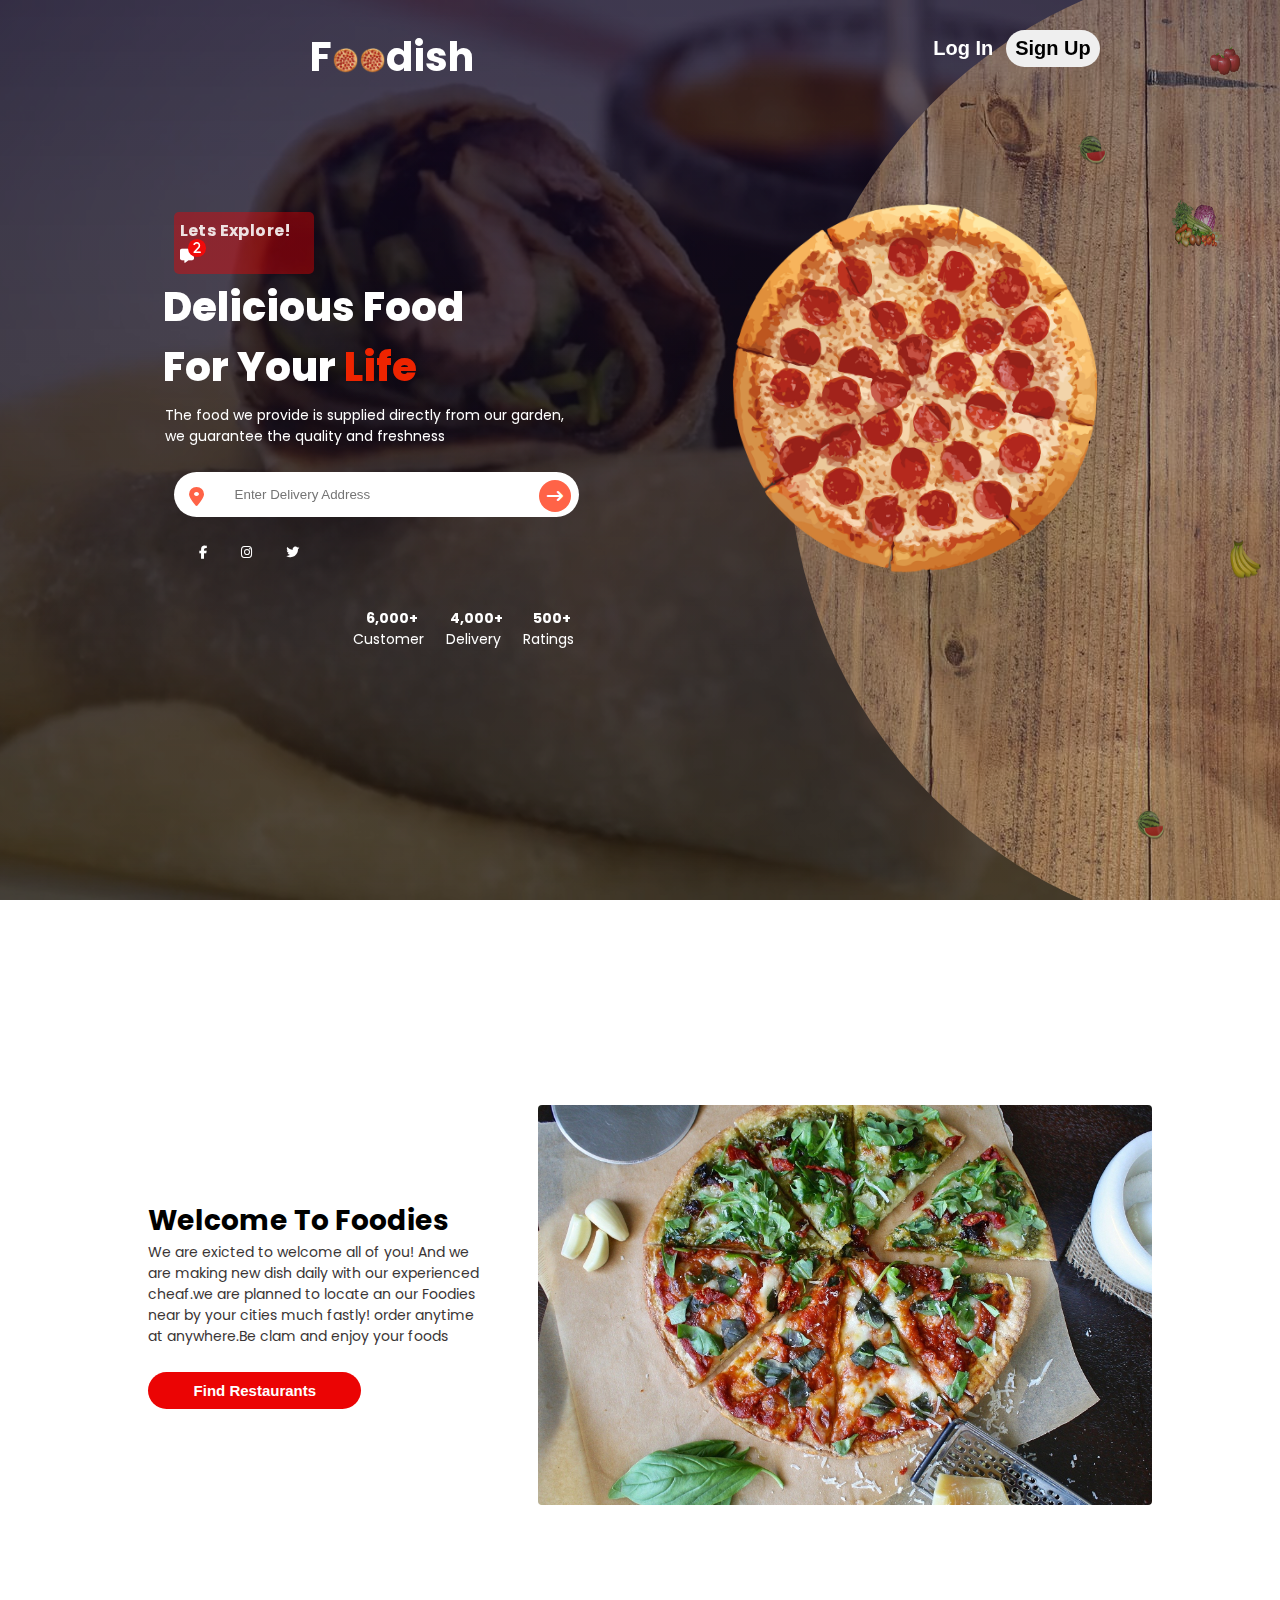
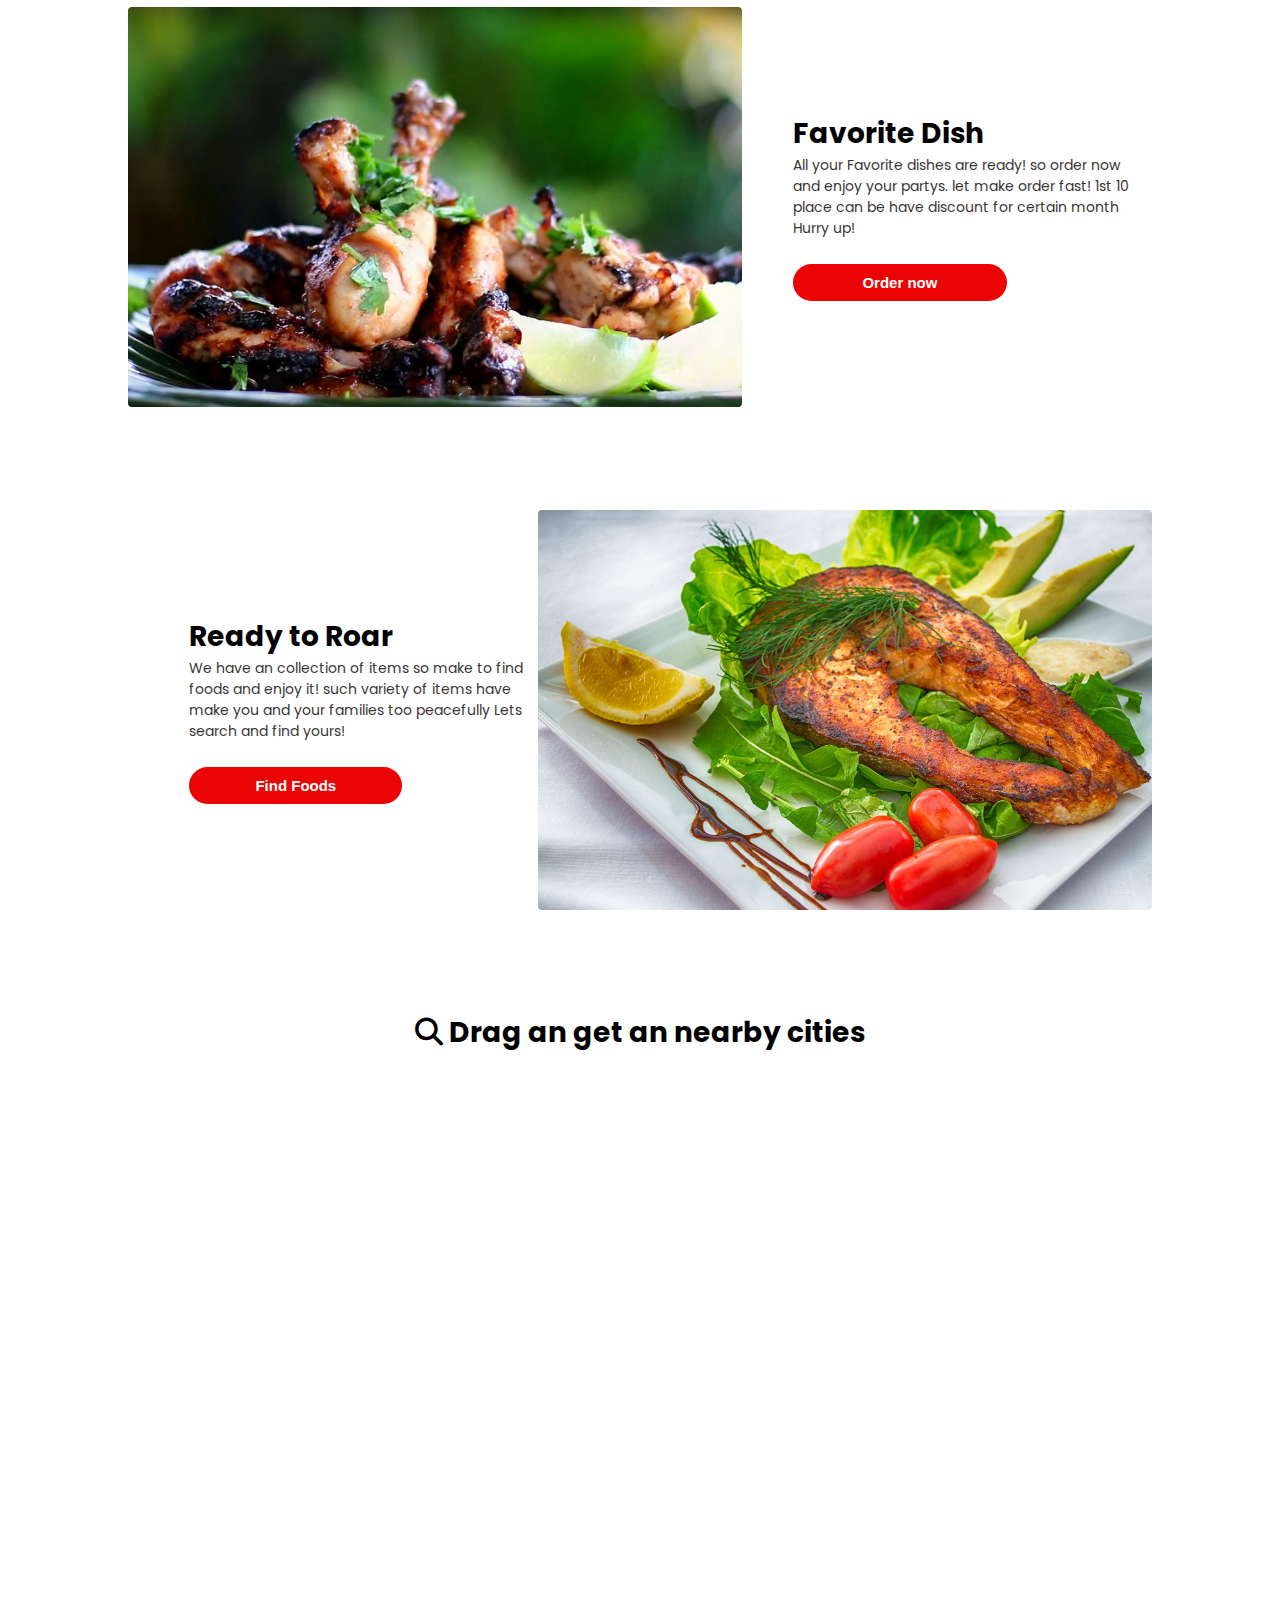
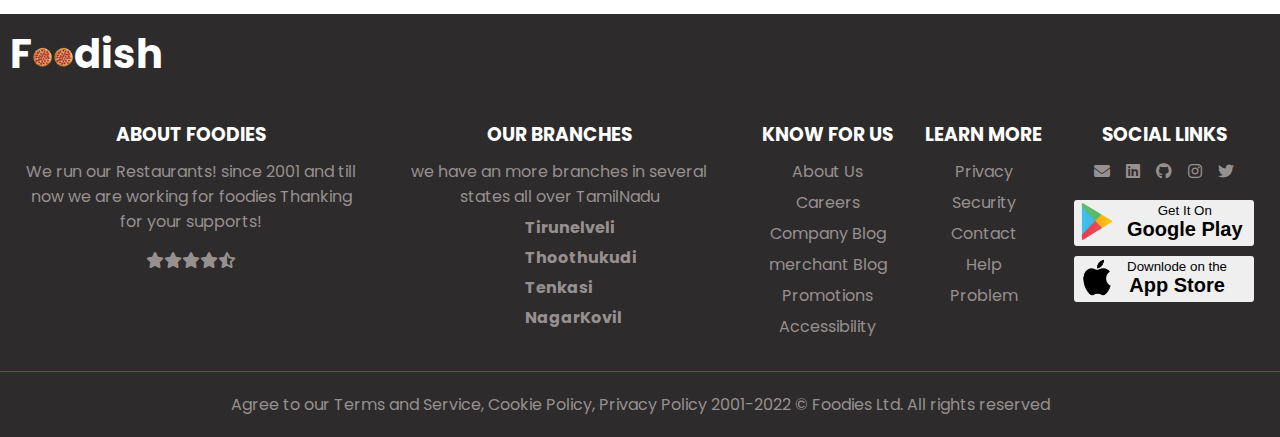
<file: index.html>
<!DOCTYPE html>
<html lang="en">

<head>
  <meta charset="UTF-8" />
  <meta http-equiv="X-UA-Compatible" content="IE=edge" />
  <meta name="viewport" content="width=device-width, initial-scale=1.0" />
  <title>Foods App</title>
  <!-- css link -->
  <link rel="stylesheet" href="./All css/header.css" />
  <link rel="stylesheet" href="./All css/content.css" />
  <!-- fontawesome cdn------------- -->
  <link rel="stylesheet" href="https://cdnjs.cloudflare.com/ajax/libs/font-awesome/6.1.2/css/all.min.css">

  <!-- google sign up button -->
  <meta name="google-signin-client_id"
    content="551754630613-hlv8412kasht76pbtivntra8au8o4moh.apps.googleusercontent.com">
</head>

<body>
  <!------------------------- main Starting---------------------------------------->
  <main>

    <!-- for header --------------->
    <section id="header">
      <div class="brandName">
        <!-- <img src="./images/rm1.png" alt="logo">  -->
        <h1>F<img src="./images/rm1.png" alt="logo"><img src="./images/rm1.png" alt="logo">dish</h1>
      </div>
      <div class="buttons-group">
        <button>Log In</button>
        <button>Sign Up</button>
      </div>
      <div class="sign-icon">
        <span><i class="fa fa-user" aria-hidden="true"></i></span>
      </div>
    </section>
    <!-- for content --------------->

    <section id="content">
      <div class="vid-banner">
        <video autoplay muted loop>
          <source src="./images/vid1.mp4" class="vid1">
          </source>
        </video>
      </div>

      <div class="left-side">
        <div class="allow-center">
          <div class="explore-box">
            Lets Explore!&nbsp;<i class="fa fa-message"></i>
          </div>
          <div class="texts">
            Delicious Food <br>For Your <span>Life</span>
          </div>
          <div class="texts-para">
            The food we provide is supplied directly from our garden,<br>we guarantee the quality and freshness
          </div>
          <form name="addressForm" class="addressform">
            <div class="delivery-input">
              <span class="location-icon"><i class="fa-solid fa-location-dot" aria-hidden="true"></i></span>
              <span class="enter-icon"><i class="fa fa-long-arrow-right" aria-hidden="true"></i></span>
              <!-- <a href="./external page copy/order food.html">-></a> -->
              <input type="text" name="addressbar" id="autocomplete" placeholder="Enter Delivery Address"
                autocomplete="off">
              <div class="input-suggestion">

              </div>
            </div>
          </form>
          <div class="media-icons">
            <i class="fab fa-facebook-f"></i>
            <i class="fab fa-instagram"></i>
            <i class="fab fa-twitter"></i>
          </div>
          <div class="site-details">
            <div>
              <h4>6,000+</h4>
              <p>Customer</p>
            </div>
            <div>
              <h4>4,000+</h4>
              <p>Delivery</p>
            </div>
            <div>
              <h4>500+</h4>
              <p>Ratings</p>
            </div>
          </div>
        </div>


    </section>
    </div>

    <div class="right-side">
      <div class="path">
        <img src="./images/apple1.png" alt="apple">
        <img src="./images/banana.png" alt="banana">
        <img src="./images/watermelon.png" alt="watermelon">
        <img src="./images/rm3.png" alt="pine">
        <img src="./images/watermelon.png" alt="watermelon">
      </div>
      <section class="side-banner">
        <div>
          <img src="./images/rm1.png" alt="food-banner">
        </div>
      </section>
    </div>

  </main>


  <!------------------------- formss---------------------------------------->
  <section class="forms">
    <!-- signUp form-------- -->
    <div class="signUp" hidden>
      <form name="signUpForm" onsubmit="return checker()">
        <div class="header">
          <h1>Sign Up</h1>
          <span><i class="fa fa-times"></i></span>
        </div>
        <div class="content">
          <div>
            <input type="text" name="fullname" placeholder="Full Name">
            <span class="error-icon"><i class="fa fa-exclamation-circle"></i></span>
            <span class="crt-icon"><i class="fa fa-check-circle"></i></span>
            <p class="small"></p>
          </div>
          <div>
            <input type="text" name="email" placeholder="Email">
            <span class="error-icon"><i class="fa fa-exclamation-circle"></i></span>
            <span class="crt-icon"><i class="fa fa-check-circle"></i></span>
            <p class="small"></p>
          </div>
          <div>

            <label for="terms"><input type="checkbox" name="check" value="true" id="terms" required>I agree <a
                href="/">Terms and Condition & privacy policy</a></label>
          </div>
          <button>Create Account</button>
          <p class="or">or</p>
          <div class="g-signin2 google-btn" data-width="250" data-onsuccess="onSignIn" data-theme="dark"
            data-longtitle="true"></div>
          <p> Already have an account? <span class="signTxt">Log in</span></a></p>
        </div>
      </form>
    </div>

    <!-- log inn--------------- -->
    <div class="logIn" hidden>
      <form name="logIn" onsubmit="return logged()">
        <div class="header">
          <h1>Login</h1>
          <span><i class="fa fa-times"></i></span>
        </div>

        <div class="content">
          <div>
            <input type="text" name="name" placeholder="UserName">
            <span class="error-icon"><i class="fa fa-exclamation-circle"></i></span>
            <span class="crt-icon"><i class="fa fa-check-circle"></i></span>
            <p class="small"></p>
          </div>
          <div>
            <select name="numList" id="number">
              <option value="india">+91</option>
              <option value="">+1</option>
              <option value="">+12</option>
              <option value="">+01</option>
              <option value="">+72</option>
              <option value="">+88</option>

              <input type="number" name="num" placeholder=" Phone">
            </select>
            <span class="error-icon"><i class="fa fa-exclamation-circle"></i></span>
            <span class="crt-icon"><i class="fa fa-check-circle"></i></span>
            <p class="small"></p>
          </div>

          <button>Send OTP</button>
          <p class="or">or</p>
          <div class="g-signin2 google-btn" data-width="250" data-onsuccess="onSignIn" data-theme="dark"
            data-longtitle="false"></div>
          <p>New to Foodis? <span class="logTxt">Create Account</span></p>
        </div>
      </form>
    </div>
  </section>

  <!------------------------- Content---------------------------------------->
  <section class="site-content">
    <div class="divided divide-1">
      <div class="img-sec">

      </div><br>
      <div class="para-sec">
        <h1>Welcome To Foodies</h1>
        <p>We are exicted to welcome all of you! And we are making new dish daily with our experienced cheaf.we are
          planned to locate an our Foodies near by your cities much fastly! order anytime at anywhere.Be clam and enjoy
          your foods </p><br>
        <button>Find Restaurants</button>
      </div>


    </div>
    <div class="divided divide-2">
      <div class="img-sec">

      </div>
      <div class="para-sec">
        <h1>Favorite Dish</h1>
        <p>All your Favorite dishes are ready! so order now and enjoy your partys. let make order fast! 1st 10 place can
          be have discount for certain month Hurry up!</p><br>
        <button>Order now</button>
      </div>
    </div>
    <div class="divided divide-3">
      <div class="img-sec">

      </div>
      <div class="para-sec">
        <h1>Ready to Roar</h1>
        <p>We have an collection of items so make to find foods and enjoy it! such variety of items have make you and
          your families too peacefully Lets search and find yours!</p><br>
        <button>Find Foods</button>
      </div>
  </section>

  <section class="maps">
    <div>
      <h1> <i class="fa fa-search"></i> Drag an get an nearby cities</h1><br>
      <div class="nearby-cities">
        <iframe
          src="https://www.google.com/maps/embed?pb=!1m18!1m12!1m3!1d126197.87834693003!2d77.67213713414601!3d8.72155503362183!2m3!1f0!2f0!3f0!3m2!1i1024!2i768!4f13.1!3m3!1m2!1s0x3b0411625053c519%3A0xad791b361b359a4d!2sTirunelveli%2C%20Tamil%20Nadu!5e0!3m2!1sen!2sin!4v1660042353114!5m2!1sen!2sin"
          style="border:0;" allowfullscreen="" loading="lazy"></iframe>
      </div>
    </div>
  </section>

  <!------------------------- footer---------------------------------------->
  <footer>
    <h1>F<img src="./images/rm1.png"><img src="./images/rm1.png">dish</h1>
    <div class="all-footer_content">
      <div class="about-foodies">
        <h3>ABOUT FOODIES</h3>
        <p>We run our Restaurants! since 2001 and till now we are working for foodies Thanking for your supports!
        </p>
        <span><i class="fa fa-star"></i><i class="fa fa-star"></i><i class="fa fa-star"></i><i class="fa fa-star"></i><i
            class="fa-solid fa-star-half-stroke"></i></span>
      </div>

      <div class="branches">
        <h3>OUR BRANCHES</h3>
        <p>we have an more branches in several states all over TamilNadu</p>
        <ul type="none">
          <li>Tirunelveli</li>
          <li>Thoothukudi</li>
          <li>Tenkasi</li>
          <li>NagarKovil</li>
        </ul>
      </div>

      <div class="Know-Us">
        <h3>KNOW FOR US</h3>
        <p>About Us</p>
        <p>Careers</p>
        <p>Company Blog</p>
        <p>merchant Blog</p>
        <p>Promotions</p>
        <p>Accessibility</p>
      </div>

      <div class="learn-more">
        <h3>LEARN MORE</h3>
        <p><a href="/">Privacy</a></p>
        <p><a href="/">Security</a></p>
        <p><a href="/">Contact</a></p>
        <p><a href="/">Help</a></p>
        <p><a href="/">Problem</a></p>
      </div>

      <div class="social-links">
        <h3>SOCIAL LINKS</h3>
        <div class="media">
          <a href="/"><i class="fa fa-envelope"></i></a>
          <a href="/"><i class="fab fa-linkedin"></i></a>
          <a href="/"><i class="fab fa-github"></i></a>
          <a href="/"><i class="fab fa-instagram"></i></a>
          <a href="/"><i class="fab fa-twitter"></i></a>
        </div>
        <button>
          <span><img src="./images/play.png" alt=""></span>
          <div>
            <p>Get It On</p>
            <h2>Google Play</h2>
          </div>
        </button>
        <button>
          <span><img src="./images/apple-b.png" alt=""></span>
          <div>
            <p>Downlode on the</p>
            <h2>App Store</h2>
          </div>
        </button>
      </div>
    </div>

    <p class="foot-content">Agree to our Terms and Service, Cookie Policy, Privacy Policy 2001-2022 &#169; Foodies Ltd.
      All rights reserved </p>
  </footer>
  <!------------------------- main Ending---------------------------------------->

  <script src="./script.js"></script>
  <script src="https://apis.google.com/js/platform.js?onload=renderButton" async defer></script>

</body>

</html>
</file>
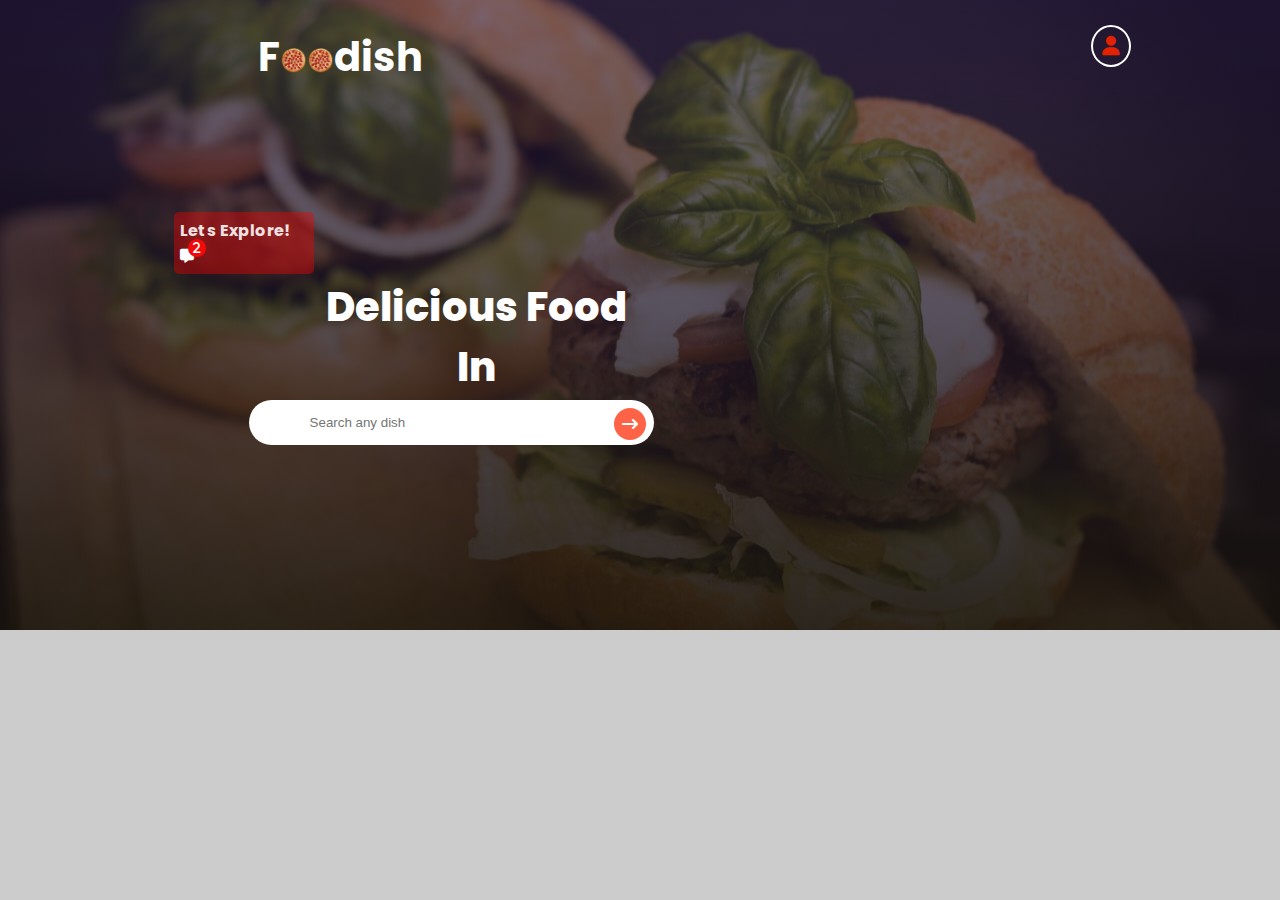
<file: external page/order food.html>
<!DOCTYPE html>
<html lang="en">
  <head>
    <meta charset="UTF-8" />
    <meta http-equiv="X-UA-Compatible" content="IE=edge" />
    <meta name="viewport" content="width=device-width, initial-scale=1.0" />
    <title>Foods App</title>
    <!-- css link -->
    <link rel="stylesheet" href="../All css/header.css" />
    <link rel="stylesheet" href="./order food.css">
    

   <!-- fontawesome cdn------------- -->
   <link rel="stylesheet" href="https://cdnjs.cloudflare.com/ajax/libs/font-awesome/6.1.2/css/all.min.css">
  <body>
    <!------------------------- main Starting---------------------------------------->

    <main>

      <!-- for header --------------->
      <section id="header">
        <div class="brandName">
          <!-- <img src="./images/rm1.png" alt="logo">  -->
          <h1>F<img src="../images/rm1.png" alt="logo"><img src="../images/rm1.png" alt="logo">dish</h1>
        </div>
        <div class="sign-icon">
          <span><i class="fa fa-user" aria-hidden="true"></i></span>
        </div>
      </section>
      <!-- for content --------------->
  
      <section id="content">
  
       <div class="left-side">
          <div class="allow-center">
            <div class="explore-box">
              Lets Explore! <i class="fa fa-message"></i>
            </div>
          <div class="texts">
           Delicious Food <br>In <span></span>
          </div>
  
          <form name="myForm" class="addressform">
            <div class="delivery-input">
              <span class="location-icon"><i class="fa-solid fa-location-dot" aria-hidden="true"></i></span>
              <span class="enter-icon" onclick="entered()"><i class="fa fa-long-arrow-right" aria-hidden="true"></i></span>
              <!-- <a href="./external page copy/order food.html">-></a> -->
              <input type="text" name="addressbar" placeholder="Search any dish" autocomplete="off">
              <!-- <input type="text" name="addressbar" id="autocomplete" placeholder="Enter Favorite Dish"> -->
              <div class="input-suggestion">
       
         
              </div>
            </div>
          </form>
        </div> 
  
   
          </section>
        </div>

     
    </main>
    <!------------------------- main Ending---------------------------------------->
    <h1 class="result">All items Here</h1>
 <section class="food-list">
 

  </div>
 </section>

    <script src="./order food.js"></script>

  </body>
</html>
</file>
<file: All css/header.css>
@import url('https://fonts.googleapis.com/css2?family=Poppins:wght@400;500&display=swap');

* {
  padding: 0;
  margin: 0;
  box-sizing: border-box;
}

body {
  font-family: 'Poppins', sans-serif;
}

main {
  width: 100%;
  height: 100vh;
  overflow-y: hidden;
}

main:before {
  content: "";
  width: 100%;
  height: 100vh;
  position: absolute;
  z-index: 1;
}

#header {
  display: flex;
  justify-content: space-between;
  padding: 20px;
  position: relative;
  z-index: 1000;
}

.buttons-group {
  flex: 0.4;
  text-align: center;
  margin-top: 10px;
}

.buttons-group button {
  padding: 7px 9px;
  border: none;
  outline: none;
  border-radius: 20px;
  font-weight: 700;
  font-size: 20px;
  cursor: pointer;
}

.buttons-group button:nth-child(1) {
  background: transparent;
  color: #fff;
}

.brandName {
  flex: 0.6;
  text-align: center;
  color: #fff;
  margin-top: 7px;
}

.brandName h1 {
  font-size: 40px;
}

.brandName img {
  width: 27px;
  height: 27px;
  position: relative;
  top: 3px;
}

.sign-icon {
  color: #fff;
  font-size: 20px;
  padding: 5px;
  margin-right: 20px;
  cursor: pointer;
}

.sign-icon i {
  color: rgb(226, 34, 0);
  border: 2px solid #fff;
  border-radius: 50%;
  padding: 9px;
}

/* -------------content---------------------------------- */

#content .vid-banner video {
  width: 100%;
  height: 100vh;
  object-fit: cover;
  position: absolute;
  top: 0;
}

#content .allow-center {
  position: absolute;
  top: 25%;
  z-index: 3;
  width: 100%;
}

#content .explore-box {
  background: rgba(244, 0, 0, 0.4);
  padding: 6px;
  width: 140px;
  border-radius: 5px;
  color: rgb(238, 226, 226);
  position: relative;
  margin-left: 20px;
  font-weight: 700;
  letter-spacing: 0.4px;
}

#content .explore-box i {
  font-size: 14px;
  color: #fff;
}

#content .explore-box i:after {
  content: "2";
  position: absolute;
  bottom: 17px;
  margin-left: -6px;
  color: #fff;
  background: rgb(241, 10, 10);
  border-radius: 50%;
  padding: 3px 5px;
  font-size: 12px;
}

#content .texts {
  color: #fff;
  text-align: center;
  padding: 3px;
  font-size: 40px;
  font-weight: 800;
}

#content .texts span {
  color: rgb(238, 36, 0);
}

#content .texts-para {
  color: #fff;
  text-align: center;
  padding: 5px;
  font-size: 14px;
  margin-bottom: 10px;
}

.addressform {
  max-width: 450px;
  margin: auto;
}

.delivery-input span {
  position: absolute;
  padding: 15px;
  color: rgb(31, 28, 14);
  width: 50px;
}

.delivery-input span:nth-child(1) {
  font-size: 20px;
  margin-top: -5px;
}

.delivery-input span i {
  color: tomato;
}

.delivery-input span:nth-child(2) i {
  background-color: tomato;
  color: #fff;
  padding: 8px;
  border-radius: 20px;
  cursor: pointer;
}

.delivery-input span:nth-child(2) {
  margin-left: 350px;
  margin-top: -7px;

  /* margin-left: 345px; */
}

.delivery-input span:nth-child(2) a {
  text-decoration: none;
}

.delivery-input {
  width: 90%;
  margin-bottom: 4px;
}

.delivery-input input {
  width: 100%;
  padding: 15px;
  text-indent: 46px;
  border: none;
  outline: none;
  border-radius: 50px;
}

.media-icons {
  margin-top: 7px;
  width: 160px;
  text-align: center;
  padding: 2px;
  margin-bottom: 2px;
}

.media-icons i {
  margin-left: 30px;
  font-size: 13px;
  color: #fff;
  cursor: pointer;
}

.site-details {
  width: 280px;
  display: flex;
  margin: auto;
  color: #fff;
  font-size: 14px;
  justify-content: center;
}

.site-details div {
  margin-right: 20px;
  margin-top: 40px;
}

.site-details div h4 {
  margin-left: 6px;
}

/* signup-------------------------------------------------------------------- */
.signUp {
  width: 303px;
  height: 448px;
  background: #fff;
  position: absolute;
  left: 50%;
  top: 50%;
  transform: translate(-50%, -50%);
  z-index: 1000;
  padding: 5px;
  border-radius: 5px;
  transition: 1s;
  background: #fff;
}

.signUp .header,
.logIn .header {
  display: flex;
  justify-content: space-between;
  margin: 3px 5px 35px 0;
  padding: 5px;
}

.signUp .header i,
.logIn .header i {
  font-size: 25px;
  cursor: pointer;
}

.signUp .content,
.logIn .content {
  text-align: center;
}

.signUp .content div,
.logIn .content div {
  margin-bottom: 16px;
}

.signUp .content div input {
  width: 100%;
  padding: 10px;
  border: none;
  outline: none;
  border: 1px solid rgb(144, 131, 131);
  border-radius: 4px;
}

.signUp div:nth-child(3) input {
  width: 20px;
}

.signUp button,
.logIn button {
  background: rgb(226, 34, 0);
  width: 90%;
  padding: 8px;
  margin: 2px 5px;
  color: #fff;
  border: none;
  outline: none;
  font-size: 16px;
  border-radius: 4px;
  cursor: pointer
}

.small {
  color: red;
  text-align: left;
  /* font-weight: 700; */
  font-size: 10px;
  letter-spacing: 1.2px;
  margin-top: 2px;
}

.logIn .small {
  margin-left: 10px;
}

.content div {
  position: relative;
}

.content .error-icon,
.crt-icon {
  position: absolute;
  right: 15px;
  top: 10px;
  font-weight: 700;
}

.content .error-icon i,
.content .crt-icon i {
  display: none;
  font-size: 20px;
}

.content .error-icon i {
  color: red;
}

.content .crt-icon i {
  color: rgb(17, 232, 17);
}

.content p {
  font-size: 13px;
}

.logTxt,
.signTxt {
  color: tomato;
  cursor: pointer;
}

.signUp a,
.logIn a {
  text-decoration: none;
  color: tomato;
}

.google-btn {
  margin: 5px 20px;
}

.signUp label {
  font-size: 14px;
}

/* login------------------------------------------------------- */
.logIn {
  width: 300px;
  height: 400px;
  background: #fff;
  position: absolute;
  left: 50%;
  top: 50%;
  transform: translate(-50%, -50%);
  z-index: 1000;
  padding: 5px;
  border-radius: 5px;
  transition: all 0.6s ease;
}

.logIn .content select {
  border: none;
  outline: none;
  padding: 5px;
  height: 36.1px;
  margin-top: 5px;
  border-color: rgb(144, 131, 131);
  border-width: 1px 0px 1px 1px;
  border-style: solid;
  border-radius: 4px 0 0 4px;
}

.logIn .content div:nth-child(1) input {
  width: 95%;
  height: 36.6px;
  padding: 10px;
  border: none;
  outline: none;
  border: 1px solid rgb(144, 131, 131);
  border-radius: 4px;
}

.logIn .content div:nth-child(2) input {
  width: 75%;
  height: 36.6px;
  padding: 4px;
  border: none;
  outline: none;
  border-color: rgb(144, 131, 131);
  border-width: 1px 1px 1px 0;
  border-style: solid;
  border-radius: 0 4px 4px 0;
}

.content .or:before,
.content .or:after {
  content: " ___________ ";
  color: rgb(129, 120, 120);
  position: relative;
  top: -5px;
}

.path {
  background: url("../images/bg.jpg");
  width: 45%;
  height: 100vh;
  position: absolute;
  top: 0;
  z-index: 10;
  clip-path: circle(65% at right);
  opacity: 0.6;
}

.path img {
  position: absolute;
  /* opacity: 1; */

}

.path img:nth-child(1) {
  top: 5%;
  right: 7%;
  width: 30px;
  height: 30px;

}

.path img:nth-child(2) {
  top: 60%;
  right: 2%;
  width: 50px;
  height: 50px;
}

.path img:nth-child(3) {
  top: 90%;
  right: 20%;
  width: 30px;
  height: 30px;
}

.path img:nth-child(4) {
  top: 22%;
  right: 10%;
  width: 50px;
  height: 50px;
}

.path img:nth-child(5) {
  top: 15%;
  right: 30%;
  width: 30px;
  height: 30px;

}

.left-side {
  width: 55%;
}

.right-side {
  float: right;
  width: 45%;

}

.side-banner img {
  width: 420px;
  height: 420px;
  position: relative;
  z-index: 11;
}

/* media queries------------------------------------------------- */
@media all and (max-width: 889px) {
  #content .vid-banner video {
    display: none;
  }

  /* to avoid an video into small device */
  main {
    background: linear-gradient(rgba(51, 35, 90, 0.5), rgba(25, 20, 15, 0.9)), url("../images/img1.jpg");
    width: 100%;
    height: 100vh;
    background-size: cover;
    background-position: 60%;
  }



  /* to avoid an header buttons group in smaller device */
  #header .buttons-group {
    display: none;
  }

  #header .brandName h1 {
    font-size: 33px;
  }

  .right-side {
    display: none;
  }
}


@media all and (min-width:540px) and (max-width: 889px) {
  .media-icons {
    margin-left: 130px;
  }
}

/* to adjust the header input width */
@media all and (max-width: 430px) {

  .addressform {
    max-width: 320px;
  }

  .delivery-input span:nth-child(2) {
    margin-left: 235px;
  }


}

@media all and (max-width: 320px) {

  .delivery-input span:nth-child(2) {
    margin-left: 217px;

  }

  .addressform {
    margin-left: 20px;
  }

  #header .brandName h1 {
    font-size: 30px;
  }

  .brandName img {
    width: 23px !important;
    height: 23px !important;
  }
}

/* to avoid sign icon in larger device */
@media all and (min-width:890px) {
  main:before {
    background: linear-gradient(rgba(15, 6, 37, 0.7), rgba(25, 20, 15, 0.6));
  }

  .sign-icon {
    display: none;
  }

  #content .texts,
  #content .texts-para {
    text-align: left;
    margin-left: 6px;
  }

  .addressform {
    margin: 20px;
  }

  .logIn .content select {
    margin-top: 3px;
    height: 36.7px;
  }

  .site-details {
    margin: 0;
  }

  .site-details {
    width: 100%;
    text-align: center;
  }

  .allow-center {
    margin-left: 2%;
  }
}

/* for desktop------------ */
@media all and (min-width: 1800px) {

  /* .path {
    display: none;
  } */
}

@media all and (min-width: 1000px) {
  .allow-center {
    width: 50% !important;
    position: absolute;
    left: 10%;
    margin-top: -1%;
    /* background: rgb(224, 164, 164); */
  }

  .side-banner img {
    margin-top: 5%;
  }
}

@media all and (min-width: 1300px) {
  .brandName img {
    width: 29px;
    height: 29px;
  }
}

@media all and (min-width: 1470px) {
  .allow-center {
    position: absolute;
    left: 13%;
    margin-top: 4%;
  }

  .side-banner img {
    /* margin-top: 7%; */
    width: 500px;
    height: 500px;
  }

  .site-details {
    margin-left: 20%;
  }
}



/* js class------------------ */

.toggling {
  display: block;
}

.mainAdd {
  filter: blur(5px);
}

.form-control_error {
  border: 2px solid red !important;
}

.form-control_success {
  border: 2px solid rgb(17, 232, 17) !important;
}


/* address input suggestion */

.input-suggestion {
  background: rgb(239, 234, 234);
  /* background: #fff; */
  width: 90%;
  height: 200px;
  padding: 10px;
  border-radius: 0 0 10px 10px;
  margin: auto;
  display: flex;
  justify-content: space-between;
  flex-direction: column;
  display: none;
  overflow: auto;
}

.input-suggest-area {
  display: flex;
  justify-content: space-between;
  /* background: rgb(225, 143, 143); */
  margin-bottom: 10px;
  border-bottom: 1px solid rgb(61, 58, 58);
  padding: 5px;
}

.input-suggest-area p {
  /* background: rgb(216, 13, 13); */
  width: 85%;
  text-align: center;
  cursor: pointer;
}

.input-suggest-area .fa-times {
  margin-right: 10px;
  /* background: rgb(232, 129, 129); */
  padding: 10px;
  cursor: pointer;
}

@media all and (max-width:430px) {
  .input-suggestion {
    max-width: 250px;
  }
}


/* --------------for height--------- */


/* @media all and (max-height:570px) {
  .brandName h1 {
    font-size: 30px !important;
  }

  .allow-center {
    position: absolute;
    top: 22% !important;
  }

  .site-details {
    font-size: 12px;
    margin-top: -30px;
  }
} */

/* @media all and (max-height:600px) {
  .side-banner img{
          margin-top: 1% !important;
          } 
   main{
            position: relative;
            height: 100vh !important;
          }
          .path{
          height: 100vh !important;
          }

} */

/* @media all and (min-height:600px) {
  main {
    position: relative;
    height: 95vh !important;
  }

  .path {
    height: 95vh !important;
  }

  .site-details {
    margin-top: -20px;
  }
} */


/* @media all and (min-height:700px) {
  .divided {
    margin-bottom: 20% !important;
  }

  main {
    position: relative;
    height: 78vh !important;
  }

  .path {
    height: 78vh !important;
  }
} */

/* @media all and (min-height:730px) {


  .side-banner img {
    top: -4rem !important;
  }

  .site-details {
    margin-top: -45px;
  }
} */

/* @media all and (min-height:810px) {
  main {
    position: relative;
    height: 74vh !important;
  }

  .path {
    height: 74vh !important;
  }

  .side-banner img {
    margin-left: -5%;
  }
} */

@media all and (min-height:900px) {
  .side-banner img {
    margin: 13% 0 4% 0;
  }
}

/* @media all and (min-height:1000px) {
  main {
    position: relative;
    height: 65vh !important;
  }

  .path {
    height: 65vh !important;
  }

  .side-banner img {
    margin-top: 3%;
    left: 5%;
  }

} */

@media all and (min-height:1100px) {
  main {
    position: relative;
    height: 58vh !important;
  }

  .path {
    height: 58vh !important;
  }
}




@media all and (min-height:1300px) {
  main {
    position: relative;
    height: 50vh !important;
  }

  .path {
    height: 50vh !important;
  }
}

@media all and (min-height:1400px) {
  main {
    position: relative;
    height: 44vh !important;
  }

  .path {
    height: 44vh !important;
  }

  .side-banner img {
    left: 5%;
  }
}



@media all and (min-height:1600px) {
  main {
    position: relative;
    height: 40vh !important;
  }

  .path {
    height: 40vh !important;
  }
}

@media all and (min-height:1800px) {
  main {
    position: relative;
    height: 32vh !important;
  }

  .path {
    height: 32vh !important;
  }
}

@media all and (min-height:2200px) {
  main {
    position: relative;
    height: 28vh !important;
  }

  .path {
    height: 28vh !important;
  }
}





/* //to hide scroolbar */
html::-webkit-scrollbar {
  display: none;
}
</file>
<file: All css/content.css>
* {
    padding: 0;
    margin: 0;
    box-sizing: border-box;
}

.site-content {
    width: 100%;
    margin-top: 16%;
    padding: 1%;
}

.site-content .divide-1,
.divide-3 {
    display: flex;
    flex-direction: row-reverse;
}

.site-content .divided {
    display: flex;
    margin-bottom: 10%;
}

.site-content .divide-1 .para-sec {
    margin-right: 4%;
}

.site-content .divide-2 .para-sec {
    margin-left: 4%;
}

.site-content .divided .para-sec {
    width: 35%;
    height: 400px;
    display: flex;
    flex-direction: column;
    justify-content: center;
    padding: 10px;
}

.site-content .divided .para-sec h1 {
    font-size: 28px;
}

.site-content .divided .para-sec p {
    /* font-weight: 550; */
    color: rgb(58, 53, 53);
    font-size: 14px;
    /* text-indent: 10px; */
}

.site-content .divided .para-sec button {
    padding: 10px;
    color: #fff;
    background: rgb(235, 4, 4);
    outline: none;
    border: none;
    border-radius: 30px;
    font-size: 15px;
    cursor: pointer;
    width: 63%;
    font-weight: 700;
}

.site-content .divide-1 .img-sec {
    width: 60%;
    height: 400px;
    background-image: url("../images/banner1.jpg");
    background-size: cover;
    background-position: center;
    border-radius: 4px;

}

.site-content .divide-2 .img-sec {
    width: 60%;
    height: 400px;
    background-image: url("../images/banner2.jpg");
    background-size: cover;
    background-position: center;
    border-radius: 4px;
}

.site-content .divide-3 .img-sec {
    width: 60%;
    height: 400px;
    background-image: url("../images/banner3.jpg");
    background-size: cover;
    background-position: center;
    border-radius: 4px;
}

/* media for smaller device */

@media all and (max-width:430px) {
    .site-content .divided {
        display: block;
    }

    .site-content .divided .para-sec,
    .site-content .divided .img-sec {
        width: 100%;

    }

    .site-content .divide-1 .para-sec,
    .site-content .divide-2 .para-sec {
        margin: 0%;
    }

    /* reduce size on smaller device */
    .site-content .divided .img-sec {
        width: 90%;
        height: 260px;
        margin-left: 33px;
    }

    .site-content .divided .para-sec {
        height: 250px;
        margin-left: -6px;
    }
}

@media all and (min-width:431px) {
    .site-content {
        padding: 0 10% 0 10%;
    }
}

/* media query for larger device */
@media all and (min-width:430px) {

    .for-customers .delivery-boy,
    .partner,
    .get-app {
        width: 60%;
        margin: auto;
    }
}

/* //map section----------------------------------------------------- */
.maps {
    margin-bottom: 10%;
}

.maps h1 {
    text-align: center;
    font-size: 28px;
}

.nearby-cities iframe {
    width: 100%;
    height: 400px;
}

/* 
footer------------------------------------------ */
.all-footer_content {
    display: grid;
    grid-template-areas: "about branch know learn   social";
    padding: 10px;
    border-bottom: 0.1px solid rgb(138, 63, 63);
}

.about-foodies,
.branches,
.Know-Us,
.learn-more,
.social-links {
    padding: 16px;
    text-align: center;
}

.about-foodies {
    grid-area: about;
}

.branches {
    grid-area: branch;
}

.Know-Us {
    grid-area: know;
}

.learn-more {
    grid-area: learn;
}

.social-links {
    grid-area: social;
}


/* to design footer inside */
footer {
    background: rgb(45, 43, 43);
    color: #fff;
}

footer h1 {
    font-size: 40px;
    padding: 10px;
}

footer h1 img {
    width: 21px;
    height: 21px;
}

.about-foodies h3,
.branches h3,
.Know-Us h3,
.learn-more h3,
.social-links h3 {
    margin-bottom: 10px;
}

.about-foodies p {
    margin-bottom: 14px;
    color: rgb(151, 144, 144);
}

.about-foodies span i {
    color: rgb(151, 144, 144);
}

.branches ul {
    text-align: left;
    margin-left: 21%;
}

.branches li {
    margin-bottom: 5px;
    font-weight: 700;
    color: rgb(151, 144, 144);
}

.learn-more p,
.Know-Us p,
.branches p {
    margin-bottom: 6px;
    color: rgb(151, 144, 144);
}

.learn-more a {
    color: rgb(151, 144, 144);
    text-decoration: none;
    cursor: pointer;
}

.social-links .media {
    margin-bottom: 16px;
}

.social-links .media a {
    color: rgb(151, 144, 144);
    border-radius: 50%;
    padding: 6px;
}

.social-links button {
    display: flex;
    margin: auto;
    margin-bottom: 10px;
    width: 180px;
    padding: 3px;
    border-radius: 3px;
    outline: none;
    border: none;
}

.social-links button span {
    width: 40px;
    height: 40px;
    margin-right: 10px;
}

.social-links button span img {
    width: 34px;
    height: 37px;
}

.foot-content {
    text-align: center;
    color: rgb(151, 144, 144);
    padding: 20px 10px;
}

hr {
    height: 0.5px !important;
    background: rgb(197, 9, 9);
}

@media all and (max-width:720px) {
    .all-footer_content {
        display: block;
    }

    .branches ul {
        margin-left: 38%;
    }
}

@media all and (min-width:1130px) {

    .branches ul {
        margin-left: 40%;
    }
}
</file>
<file: external page/order food.css>
/* code for input suggestion */
.input-suggestion {
  background: rgb(239, 234, 234);
  max-width: 290px;
  padding: 10px;
  border-radius: 10px;
  margin: auto;
  display: flex;
  justify-content: space-between;
  flex-direction: column;
  display: none;
}

.input-suggest-area {
  display: flex;
  justify-content: space-between;
  margin-bottom: 10px;
  border-bottom: 1px solid rgb(61, 58, 58);
  padding: 5px;
}

.location-icon {
  visibility: hidden;
}

main {
  height: 70vh;
  background: linear-gradient(rgba(51, 35, 90, 0.5), rgba(25, 20, 15, 0.9)), url("../images/img1.jpg");
  width: 100%;
  background-size: cover;
  background-position: 60%;
}

.sign-icon {
  display: block;
  margin-right: 10%;
}

@media all and (min-width:800px) {
  main:before {
    content: "";
    background: linear-gradient(rgba(15, 6, 37, 0.2), rgba(25, 20, 15, 0.1));
    height: 70vh;
    width: 100%;
    position: absolute;
    z-index: 1;
  }
}

@media all and (max-width:350px) {
  #header .brandName h1 {
    font-size: 25px;
  }

  .brandName h1 img {
    width: 20px;
    height: 20px;
  }
}

/* foodlist---------------------------------- */
body {
  background: #ccc;
}

.result {
  text-align: center;
  padding: 10px;
  font-size: 40px;
  display: none;
  color: rgb(255, 0, 0);
}

.food-list {
  margin-top: 10%;
  display: grid;
  grid-template-columns: 1fr 1fr;
  row-gap: 5%;
  padding: 10px;
}

.foods-details {
  border: 1px solid #ccc;
  width: 260px;
  height: 420px;
  position: relative;
  background: rgb(227, 227, 227);
  margin: auto;
  box-shadow: 7px 10px 24px -10px rgba(0, 0, 0, 0.9);
  border-radius: 3px;
}

.food-list .foods-details img {
  width: 100%;
  height: 200px;
  cursor: pointer;
  background-color: #000;
  object-fit: cover;
}

.food-content {
  text-align: center;
  padding: 6px;
}

.foods-details img:hover {
  opacity: 0.5;
}

.foods-details img:hover~p {
  display: block;
}

.offer {
  display: flex;
  justify-content: space-between;
  padding: 10px 20px 4px 20px;

}

.food-content button {
  margin-top: 5%;
  padding: 6px;
  border: none;
  outline: none;
  background: rgb(241, 0, 0);
  color: aliceblue;
  border-radius: 15px;
  width: 70%;
  font-weight: 600;
  font-size: 14px;
  cursor: pointer;
}

.food-content p {
  color: rgb(106, 100, 100);
  margin-bottom: 10px;
}

.offer span:nth-child(1) {
  font-weight: 700;
  color: rgb(54, 55, 56)
}

.offer p {
  color: rgb(187, 50, 50);
  font-weight: 600;
}

.offer i {
  color: rgb(187, 50, 50);
  font-size: 24px;
}

@media all and (max-width:430px) {
  .food-list {
    margin-top: 10%;
    display: grid;
    grid-template-columns: 1fr;
    row-gap: 1%;
  }
}

@media all and (min-width:890px) {

  #content .texts,
  #content .texts-para {
    text-align: center;

  }

  .addressform {
    margin: auto;
  }
}

@media all and (min-width:1000px) {
  .food-list {
    display: grid;
    grid-template-columns: 1fr 1fr 1fr;
    row-gap: 7%;
  }
}
</file>
